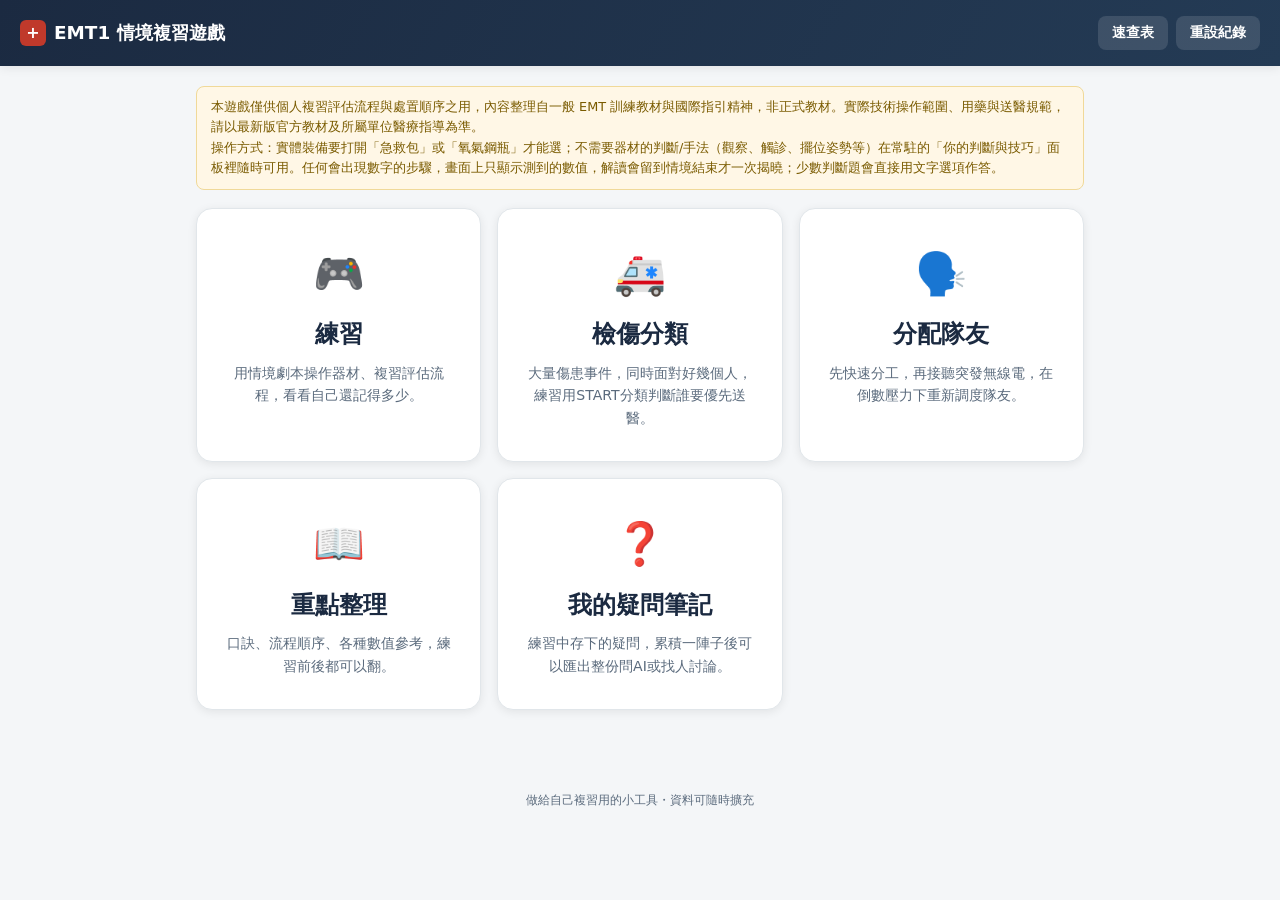
<file: index.html>
﻿<!DOCTYPE html>
<html lang="zh-Hant">
<head>
<meta charset="UTF-8">
<meta name="viewport" content="width=device-width, initial-scale=1.0">
<title>EMT1 情境複習遊戲</title>
<link rel="stylesheet" href="styles.css">
</head>
<body>

<header>
  <h1><span class="cross">+</span> EMT1 情境複習遊戲</h1>
  <div class="actions">
    <button class="btn btn-ghost" id="cheatBtn">速查表</button>
    <button class="btn btn-ghost" id="resetStatsBtn">重設紀錄</button>
  </div>
</header>

<main>
  <div class="disclaimer">
    本遊戲僅供個人複習評估流程與處置順序之用，內容整理自一般 EMT 訓練教材與國際指引精神，非正式教材。實際技術操作範圍、用藥與送醫規範，請以最新版官方教材及所屬單位醫療指導為準。<br>
    操作方式：實體裝備要打開「急救包」或「氧氣鋼瓶」才能選；不需要器材的判斷/手法（觀察、觸診、擺位姿勢等）在常駐的「你的判斷與技巧」面板裡隨時可用。任何會出現數字的步驟，畫面上只顯示測到的數值，解讀會留到情境結束才一次揭曉；少數判斷題會直接用文字選項作答。
  </div>

  <section id="homeScreen">
    <div class="home-grid">
      <div class="home-card" id="goPracticeBtn">
        <div class="home-card-icon">🎮</div>
        <h2>練習</h2>
        <p>用情境劇本操作器材、複習評估流程，看看自己還記得多少。</p>
      </div>
      <a class="home-card" id="goTriageBtn" href="triage.html">
        <div class="home-card-icon">🚑</div>
        <h2>檢傷分類</h2>
        <p>大量傷患事件，同時面對好幾個人，練習用START分類判斷誰要優先送醫。</p>
      </a>
      <a class="home-card" id="goCommandBtn" href="command.html">
        <div class="home-card-icon">🗣️</div>
        <h2>分配隊友</h2>
        <p>先快速分工，再接聽突發無線電，在倒數壓力下重新調度隊友。</p>
      </a>
      <a class="home-card" id="goReferenceBtn" href="reference.html">
        <div class="home-card-icon">📖</div>
        <h2>重點整理</h2>
        <p>口訣、流程順序、各種數值參考，練習前後都可以翻。</p>
      </a>
      <div class="home-card" id="goNotesBtn">
        <div class="home-card-icon">❓</div>
        <h2>我的疑問筆記</h2>
        <p>練習中存下的疑問，累積一陣子後可以匯出整份問AI或找人討論。</p>
      </div>
    </div>
  </section>

  <section id="referenceScreen" class="hidden"></section>

  <script src="partials/triage.js"></script>
  <script src="partials/command.js"></script>
  <script src="partials/practice.js"></script>
</main>

<footer>做給自己複習用的小工具・資料可隨時擴充</footer>

<script src="partials/modals.js"></script>




<!-- ===================== 情境資料（每個檔案 push 一個情境進 SCENARIOS） ===================== -->
<script src="config.js"></script>
<script src="scenarios/assessment/trauma-mvc.js"></script>
<script src="scenarios/assessment/medical-altered-loc.js"></script>
<script src="scenarios/assessment/medical-chest-pain.js"></script>
<script src="scenarios/bls/bls-adult-cpr.js"></script>
<script src="scenarios/bls/bls-infant-choking.js"></script>
<script src="scenarios/bls/bls-child-drowning.js"></script>
<script src="scenarios/trauma/trauma-fall.js"></script>
<script src="scenarios/trauma/trauma-bleeding.js"></script>
<script src="scenarios/trauma/trauma-burn.js"></script>
<script src="scenarios/trauma/trauma-electrical.js"></script>
<script src="scenarios/special/special-anaphylaxis.js"></script>
<script src="scenarios/special/special-poisoning.js"></script>
<script src="scenarios/special/special-heat.js"></script>
<script src="scenarios/special/special-diabetic.js"></script>
<script src="scenarios/special/special-co-poisoning.js"></script>
<script src="scenarios/special/special-organophosphate.js"></script>
<script src="scenarios/special/special-childbirth.js"></script>
<script src="scenarios/special/special-hypothermia.js"></script>
<script src="scenarios/special/special-hazmat.js"></script>
<script src="scenarios/trauma/trauma-sports-ankle.js"></script>
<script src="scenarios/trauma/trauma-sports-concussion.js"></script>
<script src="scenarios/bls/bls-adult-choking.js"></script>
<script src="scenarios/special/special-febrile-seizure.js"></script>
<script src="scenarios/special/special-decompression.js"></script>
<script src="scenarios/special/special-button-battery.js"></script>
<script src="scenarios/special/special-hornet-attack.js"></script>
<script src="scenarios/special/special-altitude-sickness.js"></script>
<script src="scenarios/special/special-agitated-family.js"></script>
<script src="scenarios/special/special-seizure-crowd.js"></script>
<script src="scenarios/trauma/trauma-branch-fall.js"></script>
<script src="scenarios/assessment/medical-stroke.js"></script>
<script src="scenarios/assessment/medical-asthma.js"></script>
<script src="scenarios/assessment/medical-syncope.js"></script>
<script src="scenarios/assessment/medical-abdominal-pain.js"></script>
<script src="scenarios/trauma/trauma-head-injury.js"></script>
<script src="scenarios/trauma/trauma-shoulder.js"></script>
<script src="scenarios/trauma/trauma-blunt-chest.js"></script>
<script src="scenarios/trauma/trauma-pelvic-fracture.js"></script>
<script src="scenarios/trauma/trauma-spinal-cord.js"></script>
<script src="scenarios/trauma/trauma-abdominal-evisceration.js"></script>
<script src="scenarios/trauma/trauma-pedestrian-struck.js"></script>
<script src="scenarios/trauma/trauma-penetrating-chest.js"></script>
<script src="scenarios/trauma/trauma-amputation.js"></script>
<script src="scenarios/trauma/trauma-crush-injury.js"></script>
<script src="scenarios/trauma/trauma-child-scald.js"></script>
<script src="scenarios/trauma/trauma-chemical-burn.js"></script>
<script src="scenarios/bls/bls-adult-drowning.js"></script>
<script src="scenarios/special/special-asthma-exacerbation.js"></script>
<script src="scenarios/special/special-opioid-overdose.js"></script>
<script src="scenarios/special/special-opioid-advanced.js"></script>
<script src="scenarios/special/special-severe-bleeding-field.js"></script>
<script src="scenarios/special/special-hypoglycemia-advanced.js"></script>
<script src="scenarios/special/special-shock-advanced.js"></script>
<script src="scenarios/advanced/advanced-airway.js"></script>
<script src="scenarios/advanced/advanced-inhalation-burn.js"></script>
<script src="scenarios/advanced/advanced-acs.js"></script>
<script src="scenarios/advanced/advanced-trauma-shock.js"></script>
<script src="scenarios/special/special-ectopic-pregnancy.js"></script>
<script src="scenarios/special/special-aortic-dissection.js"></script>
<script src="scenarios/special/special-pulmonary-embolism.js"></script>
<script src="scenarios/special/special-dka.js"></script>
<script src="scenarios/special/special-meningitis-child.js"></script>
<script src="scenarios/special/special-lightning-strike.js"></script>
<script src="scenarios/special/special-excited-delirium.js"></script>
<script src="scenarios/special/special-newborn-resuscitation.js"></script>
<script src="scenarios/special/special-alcohol-intoxication.js"></script>
<script src="scenarios/special/special-known-seizure.js"></script>
<script src="scenarios/special/special-copd-exacerbation.js"></script>
<script src="scenarios/special/special-vertigo.js"></script>
<script src="scenarios/special/special-intentional-overdose.js"></script>
<script src="scenarios/special/special-epistaxis.js"></script>
<script src="scenarios/trauma/trauma-elderly-lift-assist.js"></script>
<script src="scenarios/trauma/trauma-dog-bite.js"></script>
<script src="scenarios/trauma/trauma-multi-injury-priority.js"></script>
<script src="scenarios/trauma/trauma-unconscious-unknown.js"></script>
<script src="scenarios/trauma/trauma-stab-wound.js"></script>
<script src="scenarios/trauma/trauma-gunshot-wound.js"></script>
<script src="scenarios/trauma/trauma-two-patients-priority.js"></script>
<script src="scenarios/special/special-pediatric-compensated-shock.js"></script>
<script src="scenarios/special/special-cold-water-drowning.js"></script>
<script src="scenarios/trauma/trauma-pregnant-mvc.js"></script>
<script src="scenarios/special/special-anaphylaxis-arrest.js"></script>
<script src="scenarios/trauma/trauma-blast-injury.js"></script>
<script src="scenarios/trauma/trauma-entrapment-fire-risk.js"></script>
<script src="scenarios/trauma/trauma-obvious-death-signs.js"></script>
<script src="scenarios/special/special-postpartum-hemorrhage.js"></script>
<script src="scenarios/special/special-language-barrier-trauma.js"></script>
<script src="scenarios/special/special-difficult-airway-anaphylaxis.js"></script>

<script src="app.js"></script>


</body>
</html>
</file>
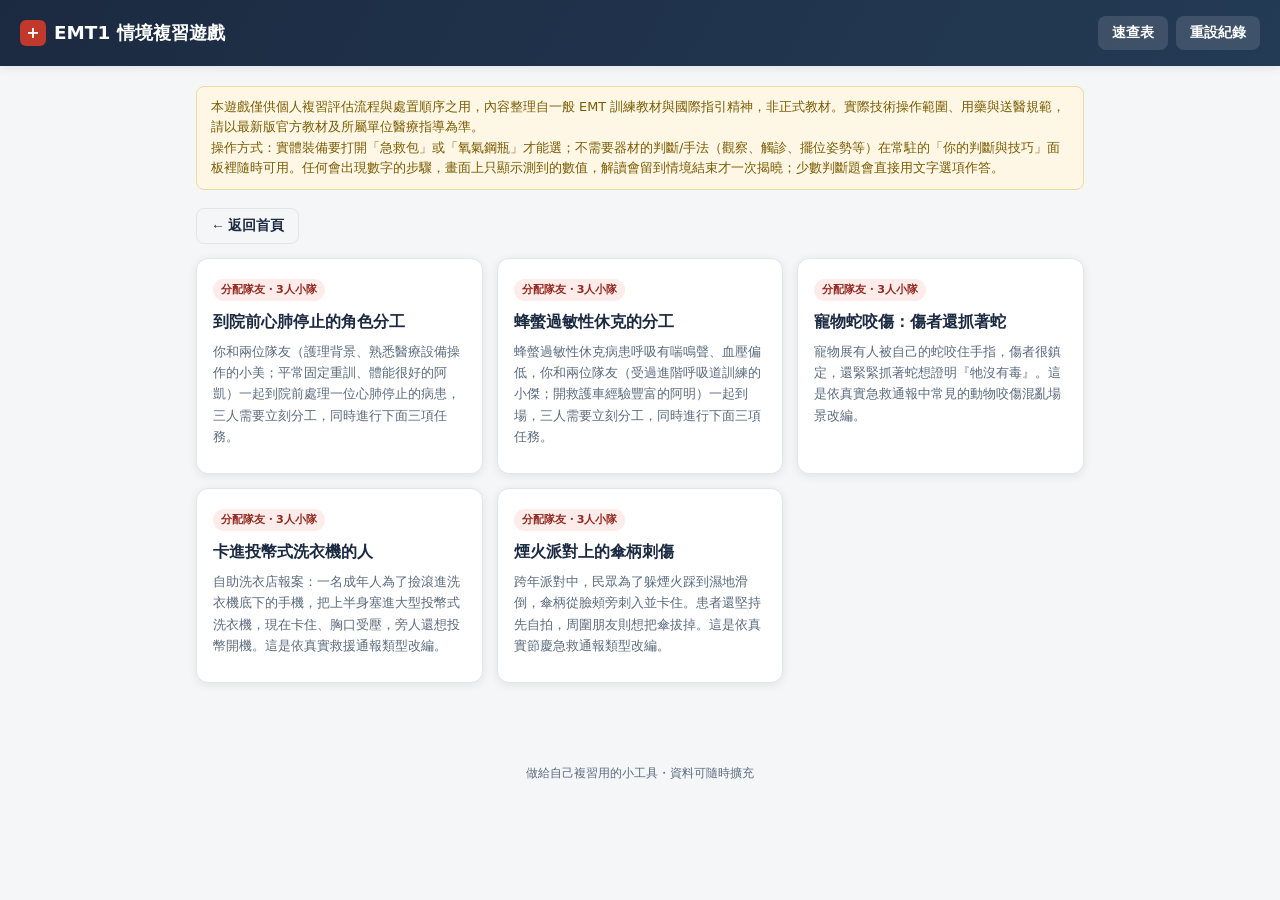
<file: command.html>
<!DOCTYPE html>
<html lang="zh-Hant">
<head>
<meta charset="UTF-8">
<meta name="viewport" content="width=device-width, initial-scale=1.0">
<title>EMT1 分配隊友</title>
</head>
<body>
<script>location.replace("index.html?mode=command");</script>
<noscript><a href="index.html?mode=command">開啟分配隊友</a></noscript>
</body>
</html>
</file>
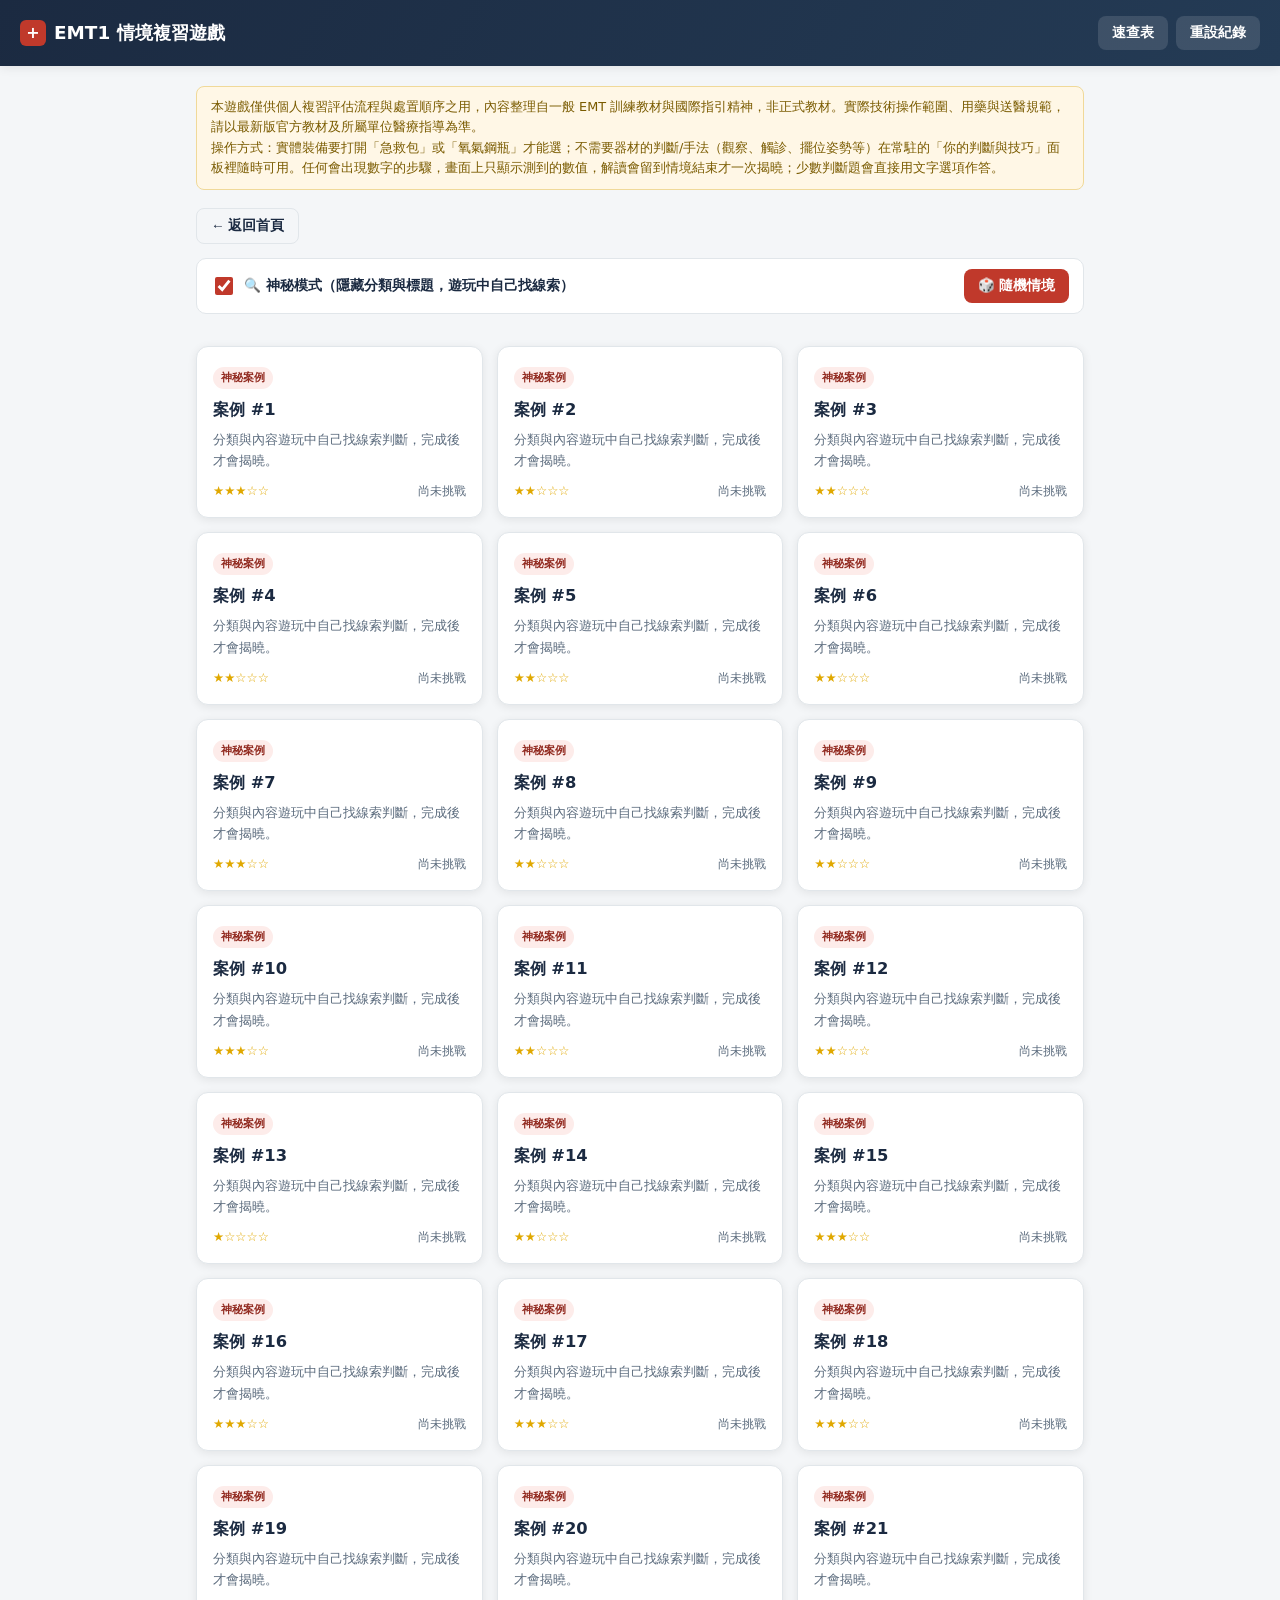
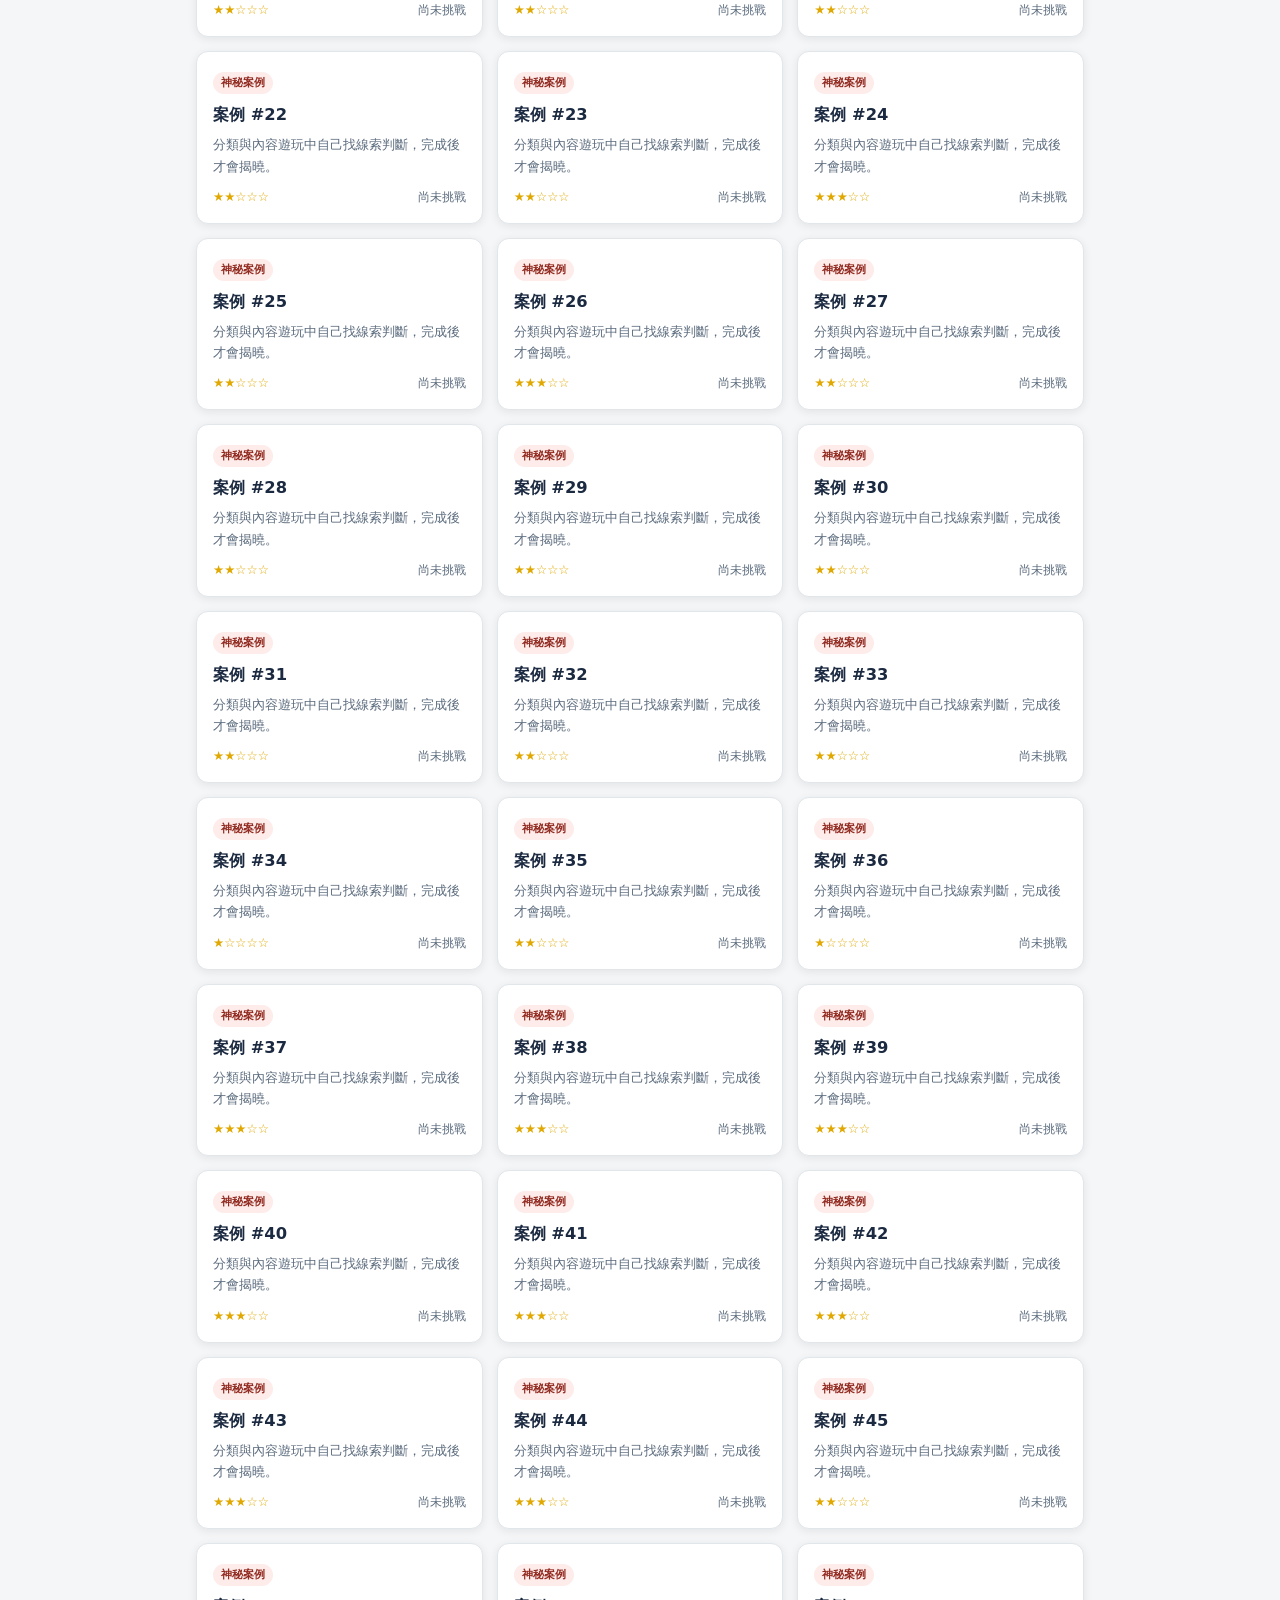
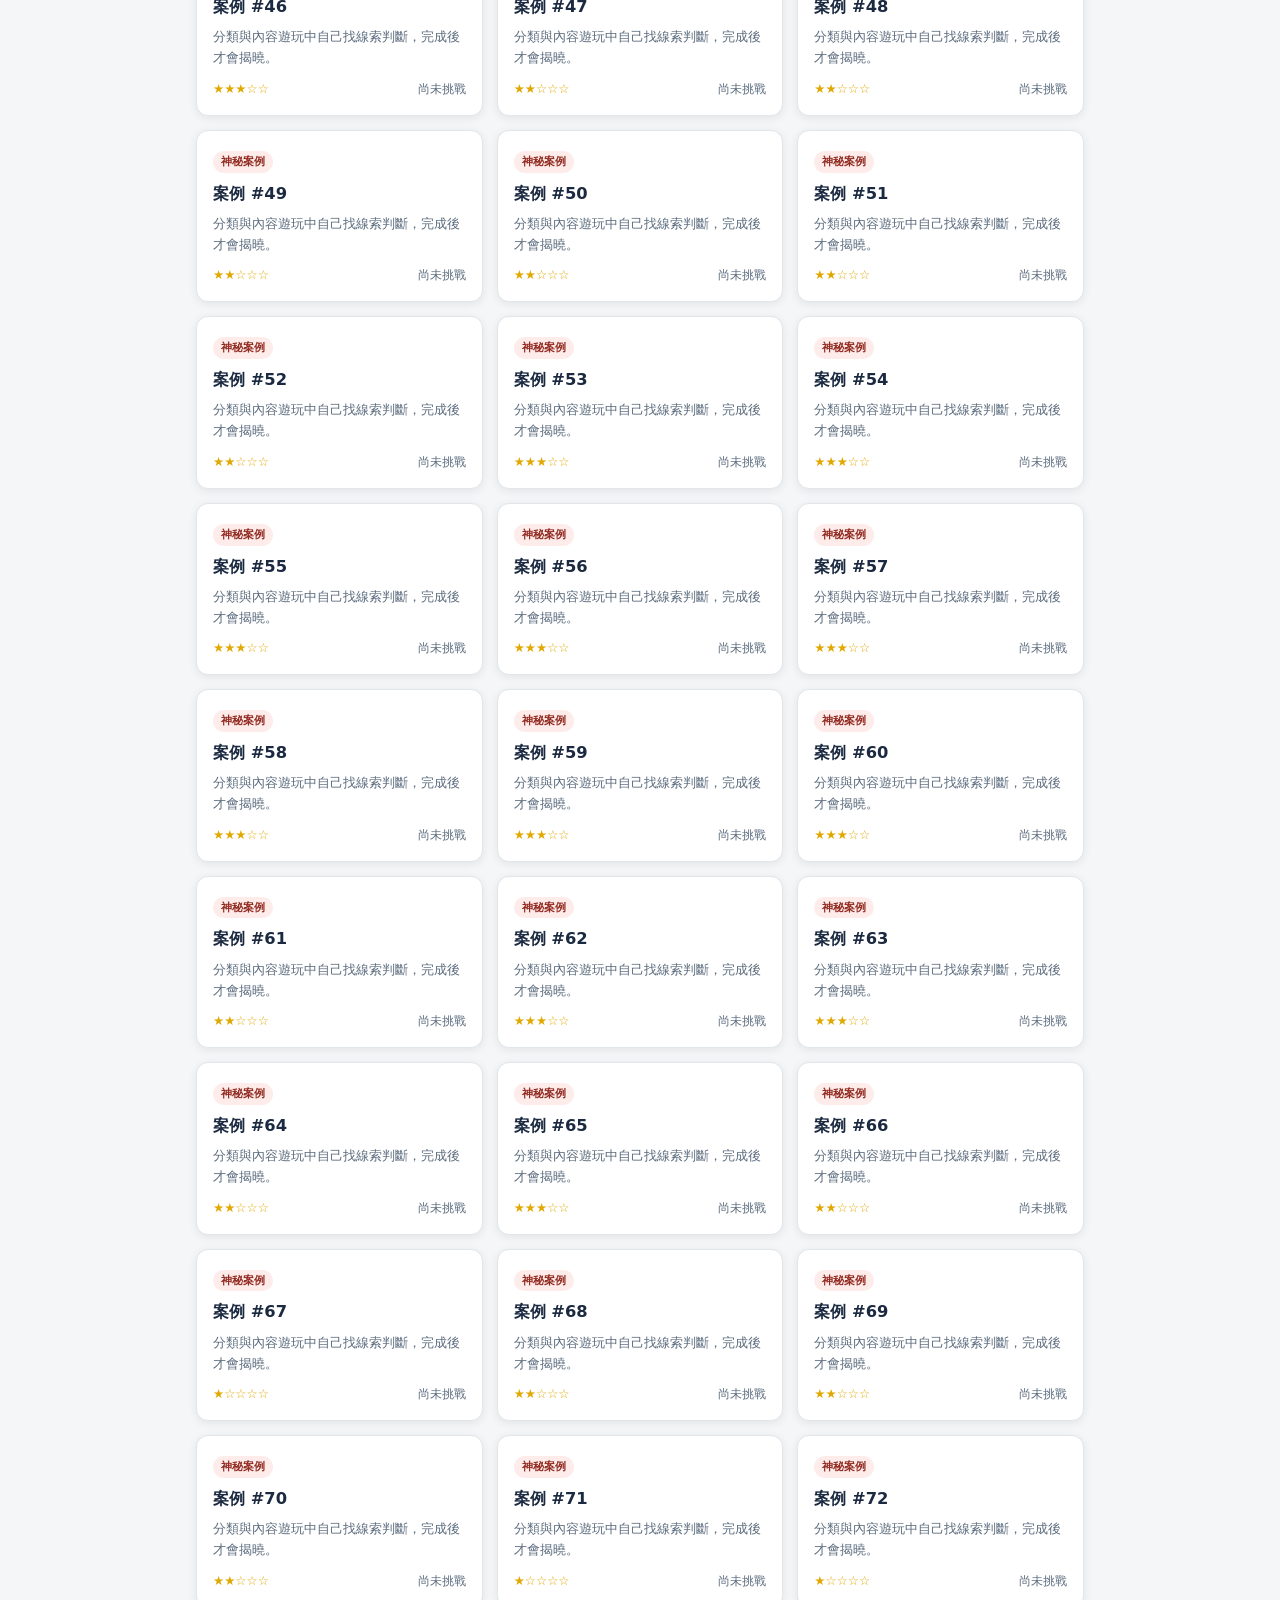
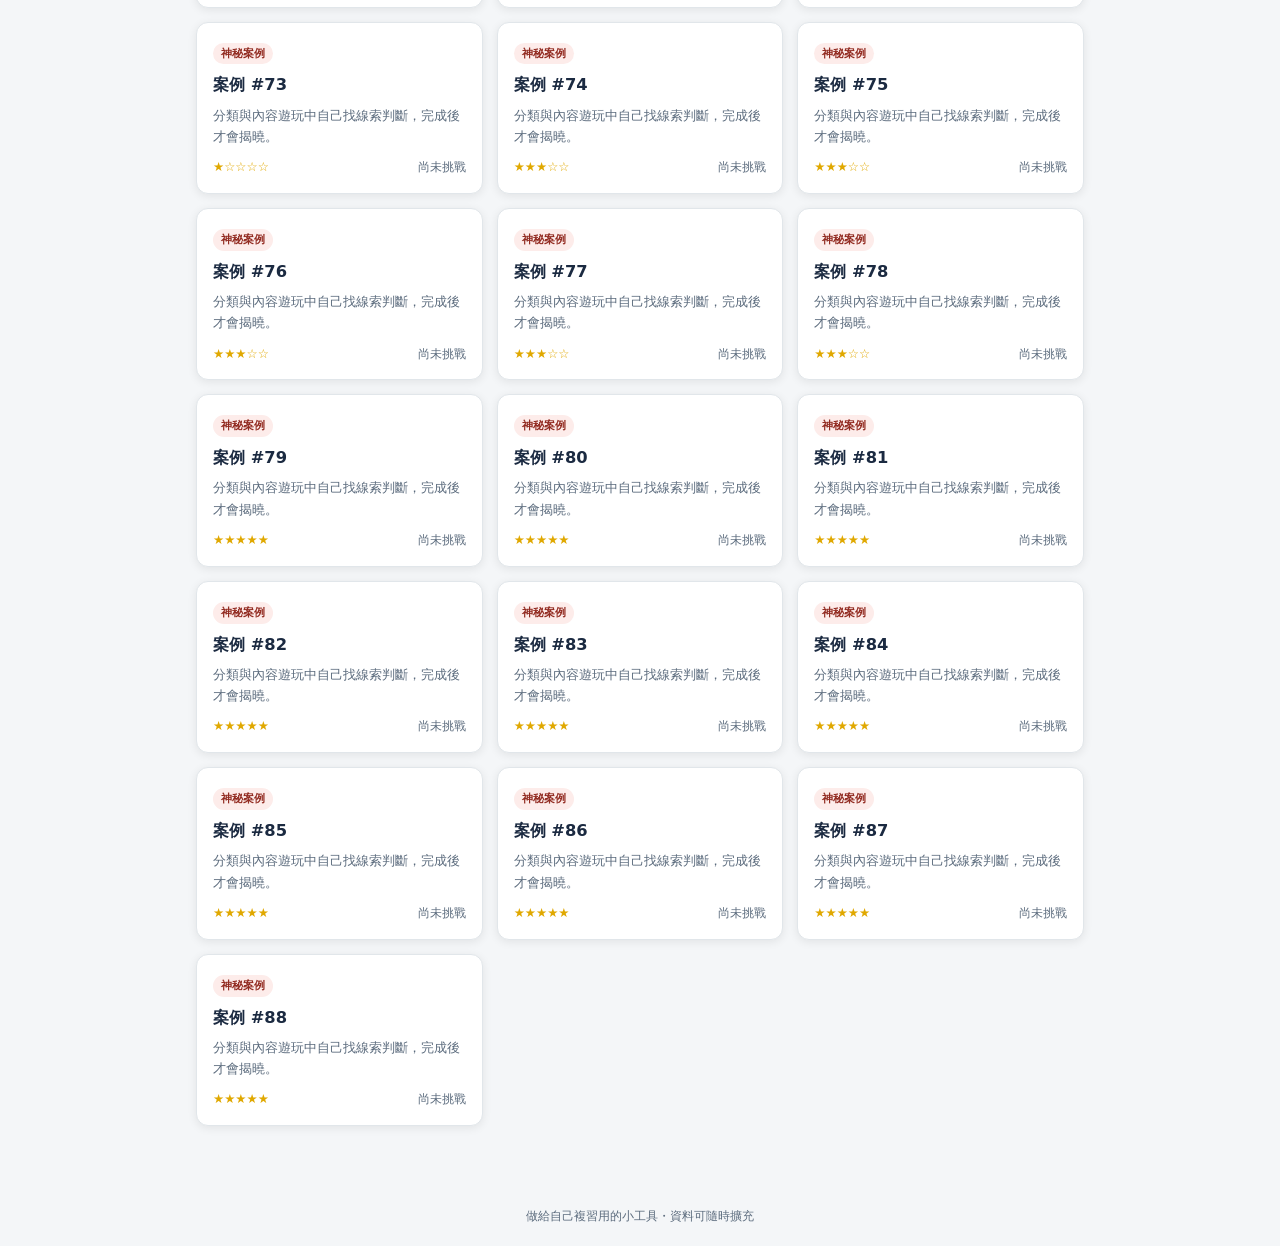
<file: practice.html>
<!DOCTYPE html>
<html lang="zh-Hant">
<head>
<meta charset="UTF-8">
<meta name="viewport" content="width=device-width, initial-scale=1.0">
<title>EMT1 練習</title>
</head>
<body>
<script>location.replace("index.html?mode=practice");</script>
<noscript><a href="index.html?mode=practice">開啟練習</a></noscript>
</body>
</html>
</file>
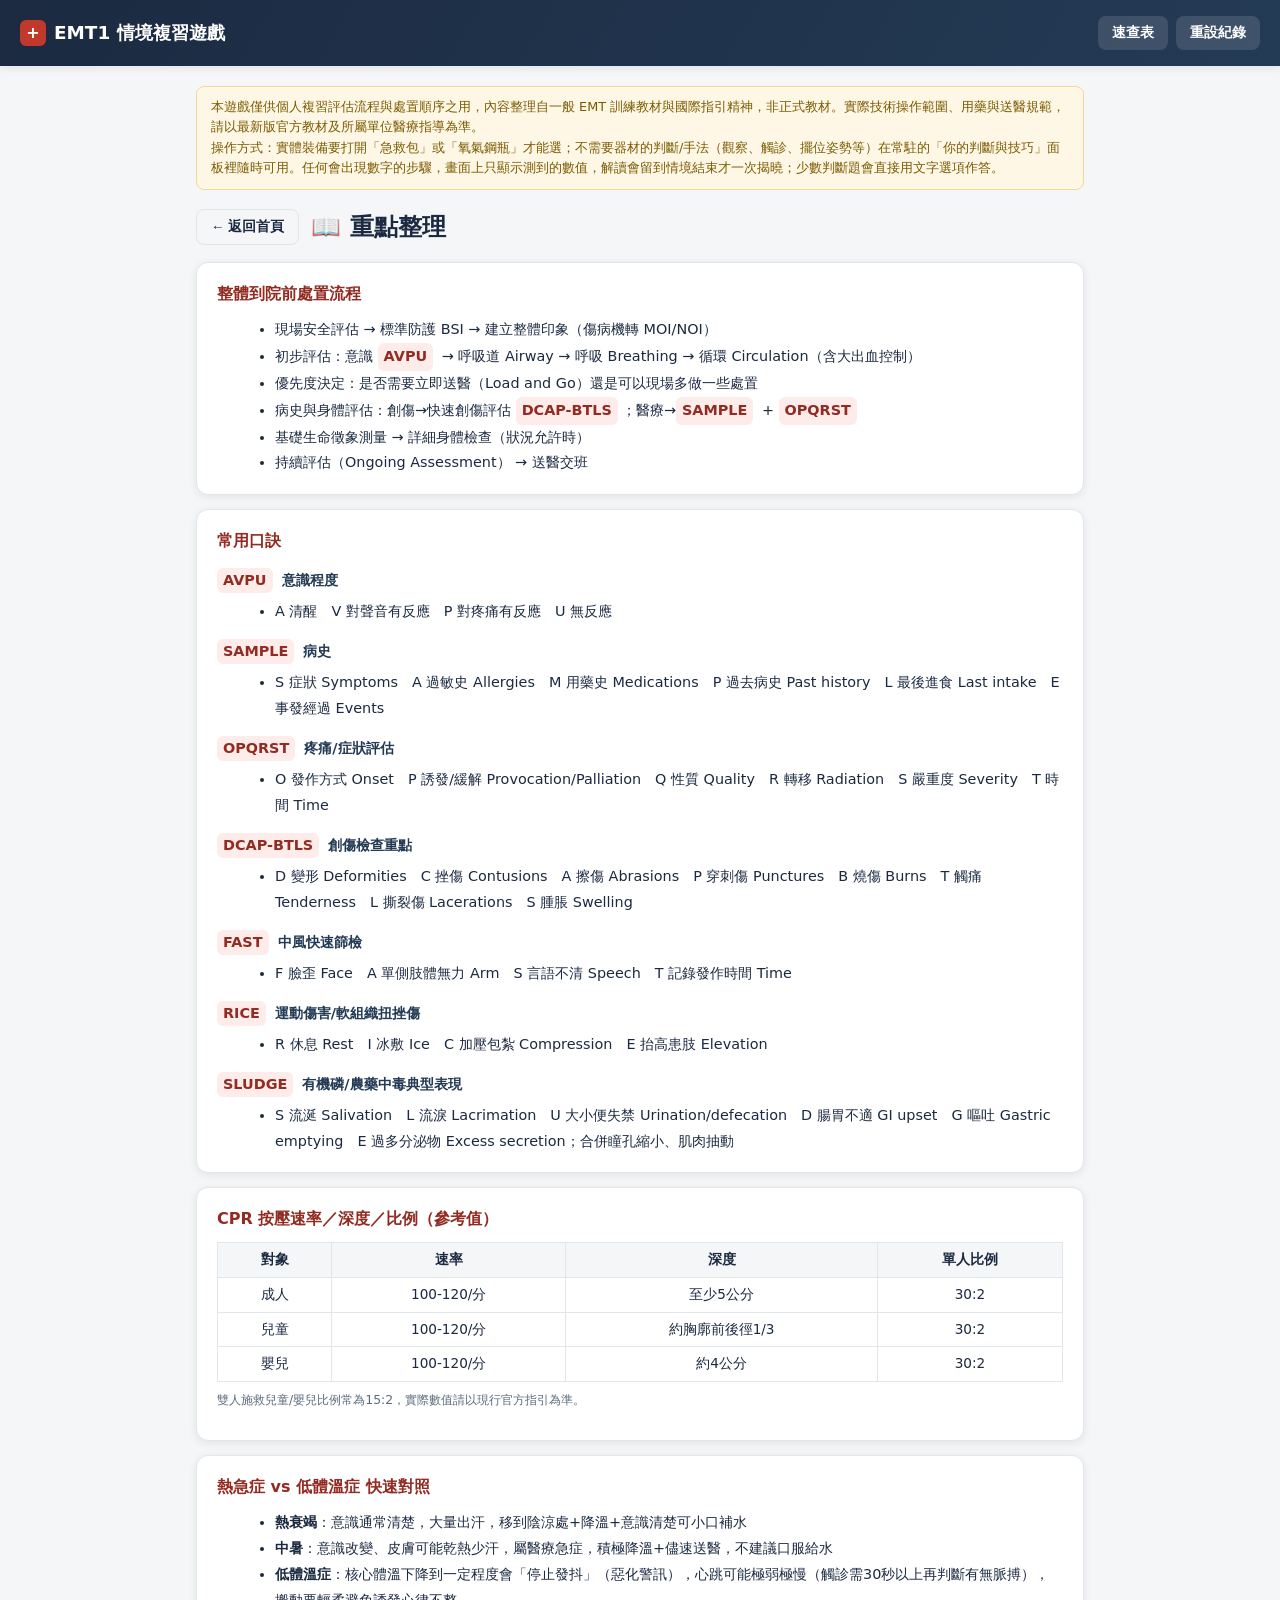
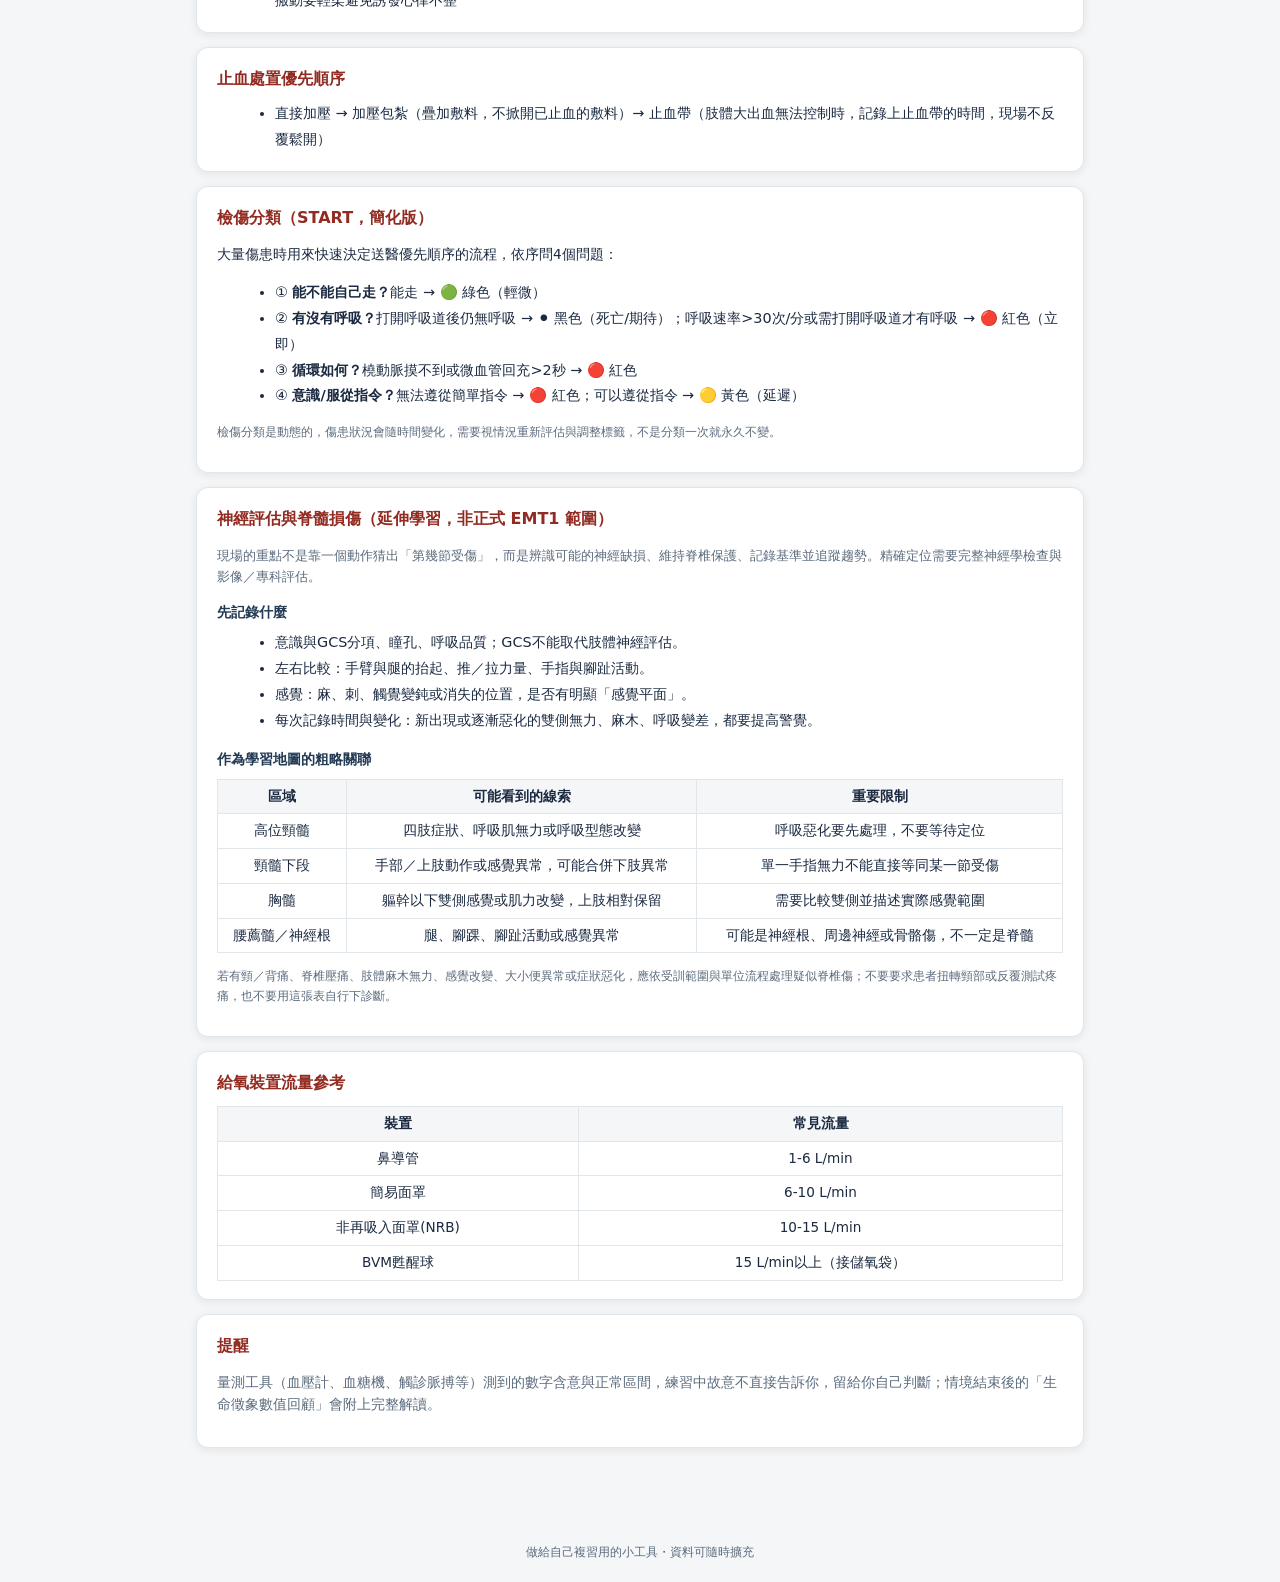
<file: reference.html>
<!DOCTYPE html>
<html lang="zh-Hant">
<head>
<meta charset="UTF-8">
<meta name="viewport" content="width=device-width, initial-scale=1.0">
<title>EMT1 重點整理</title>
</head>
<body>
<script>location.replace("index.html?mode=reference");</script>
<noscript><a href="index.html?mode=reference">開啟重點整理</a></noscript>
</body>
</html>
</file>
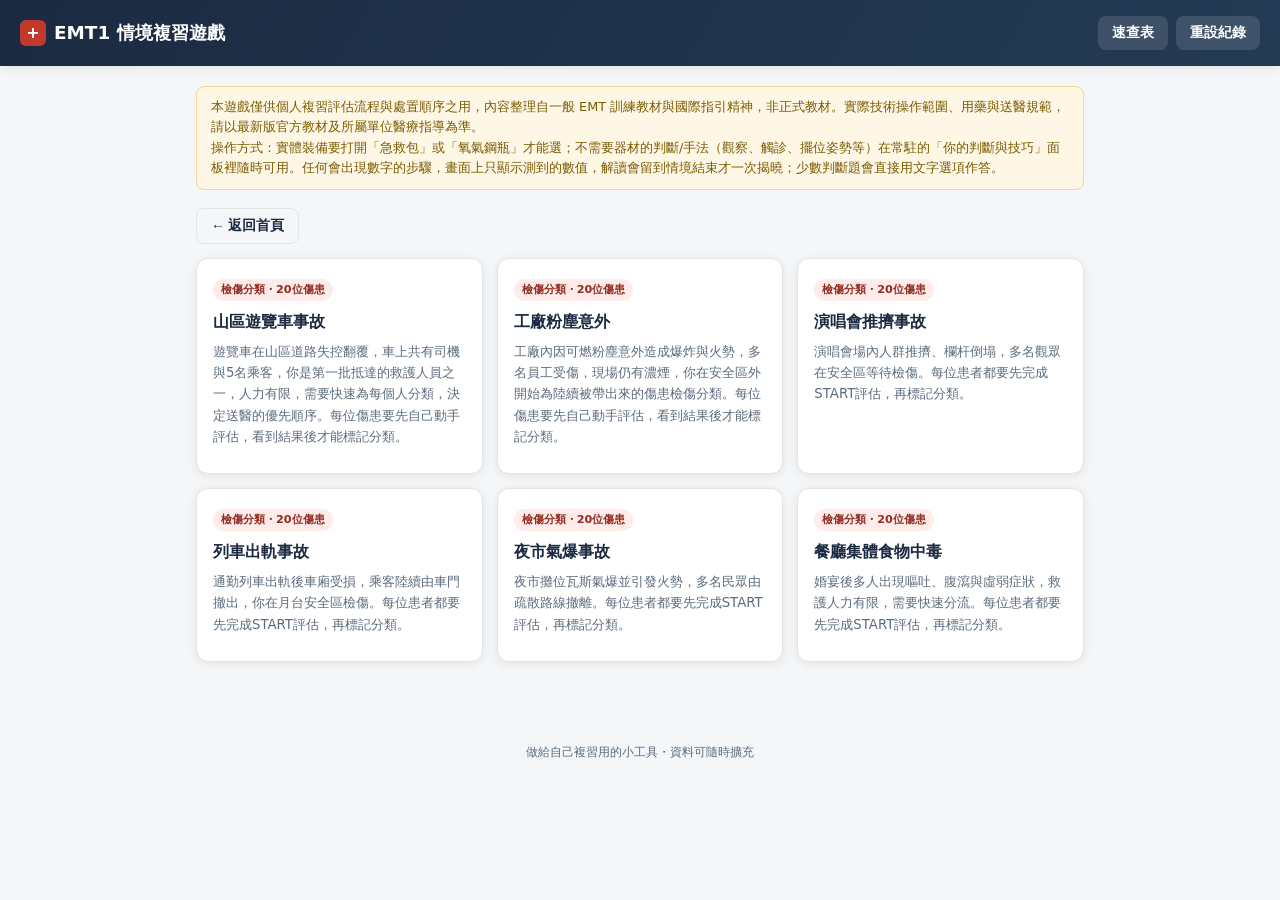
<file: triage.html>
<!DOCTYPE html>
<html lang="zh-Hant">
<head>
<meta charset="UTF-8">
<meta name="viewport" content="width=device-width, initial-scale=1.0">
<title>EMT1 檢傷分類</title>
</head>
<body>
<script>location.replace("index.html?mode=triage");</script>
<noscript><a href="index.html?mode=triage">開啟檢傷分類</a></noscript>
</body>
</html>
</file>
<file: styles.css>
﻿  :root{
    --red:#c0392b; --red-dark:#922b21; --navy:#1b2a41; --navy-2:#243b55;
    --bg:#f4f6f8; --card:#ffffff; --text:#1b2a41; --muted:#5b6b7d;
    --green:#1e8449; --green-bg:#eafaf1; --red-bg:#fdecea; --border:#e1e6ea;
    --shadow:0 2px 10px rgba(0,0,0,0.08);
  }
  *{box-sizing:border-box;}
  body{margin:0;font-family:"Noto Sans TC","PingFang TC","Microsoft JhengHei",system-ui,sans-serif;background:var(--bg);color:var(--text);line-height:1.6;}
  header{
    background:linear-gradient(120deg,var(--navy),var(--navy-2));color:#fff;padding:16px 20px;
    display:flex;align-items:center;justify-content:space-between;flex-wrap:wrap;gap:10px;
    box-shadow:var(--shadow);position:sticky;top:0;z-index:20;
  }
  header h1{font-size:1.15rem;margin:0;display:flex;align-items:center;gap:8px;}
  header h1 .cross{color:#fff;background:var(--red);width:26px;height:26px;border-radius:6px;display:inline-flex;align-items:center;justify-content:center;font-size:16px;font-weight:bold;}
  header .actions{display:flex;gap:8px;flex-wrap:wrap;}
  .btn{border:none;border-radius:8px;padding:8px 14px;font-size:0.85rem;cursor:pointer;font-weight:600;transition:transform .08s ease, opacity .15s ease;}
  .btn:active{transform:scale(0.97);}
  .btn-ghost{background:rgba(255,255,255,0.12);color:#fff;}
  .btn-ghost:hover{background:rgba(255,255,255,0.22);}
  .btn-primary{background:var(--red);color:#fff;}
  .btn-primary:hover{background:var(--red-dark);}
  .btn-outline{background:transparent;border:1.5px solid var(--border);color:var(--text);}
  .btn-outline:hover{border-color:var(--red);color:var(--red);}
  .btn:disabled{opacity:.4;cursor:default;}
  main{max-width:920px;margin:0 auto;padding:20px 16px 60px;}
  .disclaimer{background:#fff7e6;border:1px solid #f0d999;color:#7a5b00;font-size:0.8rem;padding:10px 14px;border-radius:8px;margin-bottom:18px;}
  /* ---- home ---- */
  .home-grid{display:grid;grid-template-columns:repeat(auto-fit,minmax(240px,1fr));gap:16px;margin-top:10px;}
  .home-card{
    background:var(--card);border:1px solid var(--border);border-radius:16px;padding:32px 24px;
    text-align:center;cursor:pointer;box-shadow:var(--shadow);transition:transform .12s ease, box-shadow .12s ease;
  }
  .home-card:hover{transform:translateY(-3px);box-shadow:0 10px 24px rgba(0,0,0,0.12);}
  a.home-card{display:block;color:inherit;text-decoration:none;}
  .home-card-icon{font-size:2.6rem;margin-bottom:8px;}
  .home-card h2{margin:0 0 8px;color:var(--navy);}
  .home-card p{margin:0;color:var(--muted);font-size:0.88rem;}
  /* ---- reference (重點整理) page ---- */
  .ref-header{display:flex;align-items:center;gap:12px;margin-bottom:16px;}
  .ref-section{background:var(--card);border:1px solid var(--border);border-radius:12px;padding:18px 20px;margin-bottom:14px;box-shadow:var(--shadow);}
  .ref-section h3{color:var(--red-dark);margin:0 0 10px;font-size:1rem;}
  .ref-section h4{color:var(--navy-2);margin:14px 0 6px;font-size:0.9rem;}
  .ref-section ul{margin:4px 0 0 18px;font-size:0.9rem;line-height:1.8;}
  .ref-section table{width:100%;border-collapse:collapse;font-size:0.85rem;margin-top:8px;}
  .ref-section table th, .ref-section table td{border:1px solid var(--border);padding:6px 8px;text-align:center;}
  .ref-section table th{background:var(--bg);}
  .ref-mnemonic{display:inline-block;background:var(--red-bg);color:var(--red-dark);font-weight:800;border-radius:6px;padding:1px 6px;margin-right:4px;}
  /* ---- menu ---- */
  .mystery-bar{
    display:flex;align-items:center;justify-content:space-between;gap:10px;flex-wrap:wrap;
    background:#fff;border:1px solid var(--border);border-radius:10px;padding:10px 14px;margin-bottom:14px;
  }
  .mystery-toggle{display:flex;align-items:center;gap:8px;font-size:0.85rem;font-weight:600;cursor:pointer;user-select:none;}
  .mystery-toggle input{width:18px;height:18px;accent-color:var(--red);cursor:pointer;}
  .filters{display:flex;gap:8px;flex-wrap:wrap;margin-bottom:18px;}
  .chip{border:1.5px solid var(--border);background:#fff;border-radius:20px;padding:6px 14px;font-size:0.85rem;cursor:pointer;color:var(--muted);font-weight:600;}
  .chip.active{background:var(--navy);color:#fff;border-color:var(--navy);}
  .random-bar{display:flex;justify-content:flex-end;margin-bottom:14px;}
  .grid{display:grid;grid-template-columns:repeat(auto-fill,minmax(260px,1fr));gap:14px;}
  .card{background:var(--card);border:1px solid var(--border);border-radius:12px;padding:16px;box-shadow:var(--shadow);cursor:pointer;transition:transform .1s ease, box-shadow .1s ease;}
  .card:hover{transform:translateY(-2px);box-shadow:0 6px 16px rgba(0,0,0,0.12);}
  .card .tag{display:inline-block;font-size:0.7rem;padding:2px 8px;border-radius:12px;background:var(--red-bg);color:var(--red-dark);font-weight:700;margin-bottom:8px;}
  .card h3{margin:0 0 6px;font-size:1.02rem;}
  .card p.summary{font-size:0.83rem;color:var(--muted);margin:0 0 10px;}
  .card .meta{display:flex;justify-content:space-between;align-items:center;font-size:0.78rem;color:var(--muted);}
  .stars{color:#e0a800;}
  /* ---- game shared ---- */
  .game-header{display:flex;justify-content:space-between;align-items:center;margin-bottom:10px;flex-wrap:wrap;gap:8px;}
  .game-layout{display:flex;gap:16px;align-items:flex-start;}
  .game-main{flex:1;min-width:0;}
  .notes-sidebar{
    width:220px;flex-shrink:0;background:#fdf8e8;border:1px solid #e8dba8;border-radius:12px;
    padding:14px;box-shadow:var(--shadow);position:sticky;top:76px;max-height:calc(100vh - 100px);overflow-y:auto;
  }
  .notes-title{font-size:0.82rem;font-weight:800;color:#8a6d1a;margin-bottom:10px;}
  .notes-list{display:flex;flex-direction:column;gap:8px;}
  .note-entry{font-size:0.78rem;line-height:1.5;padding:6px 8px;border-radius:8px;background:#fffef7;border:1px solid #f0e6bf;}
  .note-entry.note-scene{color:var(--text);}
  .note-entry.note-action{color:#145a32;background:#f1faf6;border-color:#cdeee0;}
  .note-entry.note-reading{color:var(--navy-2);background:#eef4fb;border-color:#d6e6f7;}
  .note-entry.note-choice{color:#5b3a91;background:#f6f1fc;border-color:#e4d7f7;}
  .notes-empty{font-size:0.78rem;color:var(--muted);}
  @media (max-width: 720px){
    .game-layout{flex-direction:column;}
    .notes-sidebar{width:100%;position:static;max-height:220px;}
  }
  .progress-track{flex:1;height:8px;background:var(--border);border-radius:6px;overflow:hidden;margin:0 12px;}
  .progress-fill{height:100%;background:var(--red);transition:width .25s ease;}
  .scene-box{background:var(--card);border:1px solid var(--border);border-radius:12px;padding:18px;margin-bottom:14px;box-shadow:var(--shadow);}
  .scene-box .step-label{font-size:0.75rem;color:var(--red-dark);font-weight:700;text-transform:uppercase;letter-spacing:.03em;margin-bottom:6px;}
  .scene-box .scene-text{font-size:0.98rem;margin-bottom:10px;}
  .scene-box .question-text{font-weight:700;font-size:1rem;}
  .mode-tag{display:inline-block;font-size:0.7rem;font-weight:700;padding:2px 10px;border-radius:10px;margin-bottom:8px;}
  .mode-tag.action{background:#eaf2fa;color:var(--navy-2);}
  .mode-tag.choice{background:#f4ecfa;color:#7d3c98;}
  /* ---- choice ---- */
  .choices{display:flex;flex-direction:column;gap:10px;margin-top:14px;}
  .choice-btn{text-align:left;background:#fff;border:1.5px solid var(--border);border-radius:10px;padding:12px 14px;font-size:0.92rem;cursor:pointer;display:flex;gap:10px;align-items:flex-start;transition:border-color .1s ease, background .1s ease;}
  .choice-btn:hover:not(:disabled){border-color:var(--navy-2);background:#f8fafc;}
  .choice-btn .key{flex-shrink:0;width:22px;height:22px;border-radius:6px;background:var(--bg);border:1px solid var(--border);font-size:0.75rem;display:flex;align-items:center;justify-content:center;color:var(--muted);font-weight:700;}
  .choice-btn:disabled{cursor:default;opacity:0.9;}
  .choice-btn.correct{border-color:var(--green);background:var(--green-bg);}
  .choice-btn.incorrect{border-color:var(--red);background:var(--red-bg);}
  .choice-btn.reveal-correct{border-color:var(--green);background:var(--green-bg);}
  .emergency-timer{display:flex;justify-content:space-between;align-items:center;gap:8px;margin-top:14px;padding:10px 12px;border:1.5px solid #e0a800;border-radius:9px;background:#fff8df;color:#7a5b00;font-size:0.86rem;font-weight:700;}
  .emergency-timer b{font-size:1.25rem;color:#b3541e;min-width:28px;text-align:right;}
  .emergency-timer.urgent{border-color:var(--red);background:var(--red-bg);color:var(--red-dark);animation:emergency-pulse .7s ease-in-out infinite alternate;}
  .emergency-timer.urgent b{color:var(--red);}
  @keyframes emergency-pulse{from{box-shadow:0 0 0 0 rgba(192,57,43,0.08);}to{box-shadow:0 0 0 4px rgba(192,57,43,0.18);}}
  body.emergency-active::before{
    content:"";position:fixed;inset:0;z-index:40;pointer-events:none;
    border:10px solid rgba(192,57,43,0.9);
    box-shadow:inset 0 0 46px 14px rgba(192,57,43,0.72), 0 0 24px 8px rgba(192,57,43,0.5);
    animation:emergency-hit-flash .65s steps(2,end) infinite;
  }
  @keyframes emergency-hit-flash{
    0%,100%{opacity:.25;}
    25%{opacity:1;}
    50%{opacity:.4;}
    75%{opacity:.9;}
  }
  /* ---- action step / patient diagram ---- */
  .action-layout{display:flex;flex-direction:column;gap:14px;margin-top:12px;}
  .diagram-card{background:#f8fafc;border:1px solid var(--border);border-radius:12px;padding:14px;display:flex;flex-direction:column;align-items:center;gap:8px;}
  .diagram-card svg.patient{max-width:200px;width:100%;height:auto;}
  .region{fill:#cfd8e3;stroke:#9aa9ba;stroke-width:1.5;cursor:default;transition:fill .12s ease, opacity .12s ease;}
  .region.active{fill:#a9d1f0;stroke:var(--navy-2);cursor:pointer;}
  .region.dim{opacity:.35;}
  .badge-dot{fill:#1e8449;stroke:#fff;stroke-width:1.5;}
  .selected-tool-hint{font-size:0.82rem;color:var(--navy-2);background:#eaf2fa;border-radius:8px;padding:6px 12px;font-weight:600;}
  .applied-log{display:flex;flex-wrap:wrap;gap:6px;justify-content:center;min-height:20px;}
  .applied-chip{font-size:0.72rem;background:var(--green-bg);color:#145a32;border:1px solid var(--green);border-radius:10px;padding:2px 8px;}
  /* kit row: bag + oxygen tank */
  .kit-row{display:flex;gap:12px;justify-content:center;}
  .kit-item{
    display:flex;flex-direction:column;align-items:center;gap:6px;background:#fff;border:1.5px solid var(--border);
    border-radius:12px;padding:10px 16px;cursor:pointer;transition:transform .1s ease, border-color .1s ease;min-width:96px;
  }
  .kit-item:hover{transform:translateY(-1px);border-color:var(--navy-2);}
  .kit-item.open{border-color:var(--red);box-shadow:0 0 0 2px rgba(192,57,43,0.2);}
  .kit-icon{width:56px;height:56px;border-radius:9px;display:flex;align-items:center;justify-content:center;overflow:hidden;background:#eef1f4;}
  .kit-icon img{width:100%;height:100%;object-fit:cover;}
  #bagIcon img{object-position:0% 65%;}
  #o2Icon img{object-position:75% 85%;}
  .kit-item span.lbl{font-size:0.76rem;font-weight:700;color:var(--text);}
  .tray-wrap{max-height:0;overflow:hidden;opacity:0;transition:max-height .3s ease, opacity .25s ease;}
  .tray-wrap.open{max-height:600px;opacity:1;}
  .tray-card{background:var(--card);border:1px solid var(--border);border-radius:12px;padding:12px;box-shadow:var(--shadow);margin-top:10px;}
  .tray-tabs{display:flex;gap:6px;flex-wrap:wrap;margin-bottom:10px;}
  .tray-tab{border:none;background:var(--bg);border-radius:8px;padding:6px 10px;font-size:0.78rem;cursor:pointer;font-weight:700;color:var(--muted);}
  .tray-tab.active{color:#fff;}
  .tray-tools{display:grid;grid-template-columns:repeat(auto-fill,minmax(84px,1fr));gap:8px;}
  .tool-btn{display:flex;flex-direction:column;align-items:center;gap:4px;border:1.5px solid var(--border);background:#fff;border-radius:10px;padding:8px 4px;cursor:pointer;font-size:0.72rem;text-align:center;color:var(--text);transition:border-color .1s ease, transform .1s ease;}
  .tool-btn:hover{transform:translateY(-1px);}
  .tool-btn.selected{border-color:var(--navy-2);box-shadow:0 0 0 2px rgba(36,59,85,0.25);}
  .tool-icon{width:34px;height:34px;border-radius:8px;display:flex;align-items:center;justify-content:center;color:#fff;overflow:hidden;}
  .tool-icon img{width:100%;height:100%;object-fit:cover;}
  .hint-btn-row{display:flex;justify-content:flex-end;margin-top:8px;}
  /* technique panel (always visible, no bag needed) */
  .tech-card{background:#fbf7f0;border:1px solid #e9dcc5;border-radius:12px;padding:12px;box-shadow:var(--shadow);}
  .tech-card-title{font-size:0.78rem;font-weight:700;color:#8a5a2b;margin-bottom:8px;}
  /* position panel */
  .pos-panel{background:#f3eefb;border:1px solid #d9c9f2;border-radius:12px;padding:14px;margin-top:10px;}
  .pos-panel h4{margin:0 0 10px;font-size:0.85rem;color:#5b3a91;}
  .pos-options{display:grid;grid-template-columns:repeat(auto-fill,minmax(120px,1fr));gap:8px;}
  .pos-option-btn{border:1.5px solid var(--border);background:#fff;border-radius:10px;padding:10px 6px;font-size:0.76rem;text-align:center;cursor:pointer;}
  .pos-option-btn:hover{border-color:#5b3a91;}
  /* GCS assessment panel */
  .gcs-panel{background:#eaf3fb;border:1px solid #c2dcf2;border-radius:12px;padding:14px;margin-top:10px;}
  .gcs-panel h4{margin:0 0 10px;font-size:0.85rem;color:#1a5686;}
  .gcs-group{margin-bottom:10px;}
  .gcs-group-title{font-size:0.78rem;font-weight:700;color:var(--navy-2);margin-bottom:6px;}
  .gcs-options{display:flex;flex-wrap:wrap;gap:6px;}
  .gcs-opt-btn{border:1.5px solid var(--border);background:#fff;border-radius:8px;padding:6px 10px;font-size:0.72rem;cursor:pointer;}
  .gcs-opt-btn.selected{border-color:#1a5686;background:#dcecfa;font-weight:700;}
  /* ongoing monitor checklist panel */
  .monitor-panel{background:#eaf5f0;border:1px solid #bfe3d2;border-radius:12px;padding:14px;margin-top:10px;}
  .monitor-panel h4{margin:0 0 10px;font-size:0.85rem;color:#1e6b4f;}
  .monitor-checklist{display:flex;flex-direction:column;gap:8px;margin-bottom:12px;}
  .monitor-item{display:flex;align-items:center;gap:10px;background:#fff;border:1.5px solid var(--border);border-radius:10px;padding:8px 12px;cursor:pointer;font-size:0.85rem;}
  .monitor-item.checked{border-color:#1e6b4f;background:#f1faf6;}
  .monitor-item input{width:17px;height:17px;accent-color:#1e6b4f;cursor:pointer;}
  .checklist-hint{font-size:0.76rem;color:var(--muted);margin:0 0 10px;line-height:1.5;}
  /* oxygen panel */
  .o2-panel{background:#eef7f5;border:1px solid #b9ded6;border-radius:12px;padding:14px;margin-top:10px;}
  .o2-panel h4{margin:0 0 10px;font-size:0.85rem;color:#146c5b;}
  .o2-devices{display:grid;grid-template-columns:repeat(auto-fill,minmax(90px,1fr));gap:8px;margin-bottom:12px;}
  .o2-device-btn{border:1.5px solid var(--border);background:#fff;border-radius:10px;padding:6px;font-size:0.72rem;text-align:center;cursor:pointer;display:flex;flex-direction:column;align-items:center;gap:4px;}
  .o2-device-btn img{width:100%;height:44px;object-fit:cover;border-radius:6px;}
  .o2-device-btn.selected{border-color:#146c5b;box-shadow:0 0 0 2px rgba(20,108,91,0.25);}
  .o2-flow-row{display:flex;align-items:center;gap:10px;margin-bottom:12px;}
  .o2-flow-row input[type=range]{flex:1;accent-color:#146c5b;}
  .o2-flow-val{font-weight:700;color:#146c5b;min-width:80px;text-align:right;}
  /* ---- feedback ---- */
  .feedback-box{margin-top:14px;padding:14px;border-radius:10px;font-size:0.9rem;animation:fadein .2s ease;}
  .feedback-box.good{background:var(--green-bg);border:1px solid var(--green);color:#145a32;}
  .feedback-box.bad{background:var(--red-bg);border:1px solid var(--red);color:var(--red-dark);}
  .feedback-box.reading{background:#eaf2fa;border:1px solid var(--navy-2);color:var(--navy-2);}
  .feedback-box .fb-title{font-weight:700;margin-bottom:4px;}
  @keyframes fadein{from{opacity:0;transform:translateY(-4px);}to{opacity:1;transform:translateY(0);}}
  .next-row{display:flex;justify-content:flex-end;margin-top:14px;gap:8px;}
  /* ---- result ---- */
  .result-box{background:var(--card);border:1px solid var(--border);border-radius:12px;padding:24px;text-align:center;box-shadow:var(--shadow);}
  .result-box .big-score{font-size:2.4rem;font-weight:800;color:var(--red);}
  .reveal-category{font-size:0.8rem;color:var(--muted);margin-top:2px;}
  .review-item{text-align:left;background:var(--red-bg);border:1px solid var(--red);border-radius:10px;padding:12px;margin-top:10px;font-size:0.86rem;}
  .reading-item{text-align:left;background:#eaf2fa;border:1px solid var(--navy-2);border-radius:10px;padding:12px;margin-top:10px;font-size:0.86rem;}
  .review-item .rq, .reading-item .rq{font-weight:700;margin-bottom:4px;}
  .real-case-box{margin-top:18px;padding:14px;text-align:left;background:#eef7f5;border:1px solid #b9ded6;border-radius:10px;font-size:0.85rem;}
  .real-case-box h3{margin:0 0 6px;color:#146c5b;font-size:0.95rem;}
  .real-case-box p{margin:5px 0;}
  .real-case-box a{color:#146c5b;font-weight:700;word-break:break-word;}
  .pathophys-box{margin-top:18px;padding:14px;text-align:left;background:#f5f0fb;border:1px solid #d9c6ef;border-radius:10px;font-size:0.85rem;}
  .pathophys-box h3{margin:0 0 4px;color:#5b3a91;font-size:0.95rem;}
  .pathophys-box>p{margin:0 0 12px;color:var(--muted);font-size:0.8rem;}
  .pathophys-q{margin-top:14px;}
  .pathophys-q:first-of-type{margin-top:0;}
  .pathophys-q .pq-text{font-weight:700;margin-bottom:8px;}
  .pathophys-q .choices{gap:8px;}
  .pathophys-q .choice-btn{font-size:0.84rem;padding:9px 12px;}
  .note-box{margin-top:16px;padding:12px 14px;background:#fffaf0;border:1px solid #f0dca8;border-radius:10px;text-align:left;}
  .note-label{display:block;font-size:0.8rem;color:#8a6d1d;font-weight:700;margin-bottom:6px;}
  .note-box textarea{width:100%;box-sizing:border-box;resize:vertical;border:1.5px solid var(--border);border-radius:8px;padding:8px 10px;font-size:0.85rem;font-family:inherit;}
  .note-actions{display:flex;align-items:center;gap:10px;margin-top:8px;flex-wrap:wrap;}
  .note-saved-msg{font-size:0.78rem;color:#146c5b;font-weight:700;}
  .note-item{text-align:left;background:#fff;border:1px solid var(--border);border-radius:10px;padding:12px 14px;margin-bottom:10px;}
  .note-item .note-meta{font-size:0.76rem;color:var(--muted);margin-bottom:4px;}
  .note-item .note-context{font-size:0.82rem;color:var(--navy);font-weight:700;margin-bottom:4px;}
  .note-item .note-text{font-size:0.86rem;white-space:pre-line;margin-bottom:8px;}
  .note-item .note-delete-btn{font-size:0.76rem;padding:4px 10px;}
  .notes-toolbar{display:flex;gap:10px;margin-bottom:14px;flex-wrap:wrap;}
  .handover-item{display:flex;align-items:flex-start;gap:10px;border:1.5px solid var(--border);border-radius:10px;padding:10px 12px;background:#fff;cursor:pointer;}
  .handover-item input{margin-top:2px;flex-shrink:0;}
  .handover-item.checked{background:#f0f9f4;border-color:var(--green);}
  .handover-item span{font-size:0.85rem;}
  .section-heading{margin-top:18px;font-weight:700;text-align:left;}
  .result-actions{display:flex;gap:10px;justify-content:center;margin-top:18px;flex-wrap:wrap;}
  /* ---- modal ---- */
  .modal-overlay{position:fixed;inset:0;background:rgba(10,15,25,0.55);display:none;align-items:center;justify-content:center;z-index:50;padding:20px;}
  .modal-overlay.open{display:flex;}
  .modal{background:#fff;border-radius:14px;max-width:640px;width:100%;max-height:85vh;overflow-y:auto;padding:22px;box-shadow:0 12px 40px rgba(0,0,0,0.3);}
  .modal h2{margin-top:0;color:var(--navy);}
  .modal h3{color:var(--red-dark);margin:18px 0 6px;font-size:0.95rem;}
  .modal table{width:100%;border-collapse:collapse;font-size:0.85rem;margin-top:6px;}
  .modal table th, .modal table td{border:1px solid var(--border);padding:6px 8px;text-align:center;}
  .modal table th{background:var(--bg);}
  .modal ul{margin:4px 0 0 18px;font-size:0.88rem;}
  .modal .close-row{display:flex;justify-content:flex-end;margin-top:16px;}
  .hidden{display:none !important;}
  /* ---- CPR / transport mini-game ---- */
  .cpr-modal{max-width:520px;}
  .cpr-topbar{display:flex;justify-content:space-between;align-items:flex-start;gap:10px;margin-bottom:10px;}
  .cpr-role-badge{background:var(--navy);color:#fff;font-weight:700;font-size:0.82rem;padding:6px 12px;border-radius:20px;}
  .cpr-ticker{font-size:0.74rem;color:var(--muted);text-align:right;max-width:200px;min-height:32px;}
  .cpr-fatigue-row{display:flex;align-items:center;gap:8px;margin-bottom:12px;}
  .cpr-fatigue-track{flex:1;height:10px;background:var(--border);border-radius:6px;overflow:hidden;}
  .cpr-fatigue-fill{height:100%;background:linear-gradient(90deg,#27ae60,#f1c40f,#e74c3c);width:0%;transition:width .25s ease;}
  #cprHandoffBtn.urge{animation:urge-pulse 1s infinite;border-color:var(--red);color:var(--red);}
  @keyframes urge-pulse{0%,100%{box-shadow:0 0 0 0 rgba(192,57,43,0.4);}50%{box-shadow:0 0 0 6px rgba(192,57,43,0);}}
  .cpr-body{min-height:180px;display:flex;flex-direction:column;align-items:center;justify-content:center;gap:14px;text-align:center;}
  .cpr-instruction{font-size:0.92rem;font-weight:600;}
  .cpr-chest-target{
    width:110px;height:110px;border-radius:50%;background:radial-gradient(circle,#f5b7b1,#c0392b);
    border:4px solid #922b21;cursor:pointer;display:flex;align-items:center;justify-content:center;
    color:#fff;font-weight:800;font-size:1.1rem;user-select:none;transition:transform .06s ease;
  }
  .cpr-chest-target:active{transform:scale(0.93);}
  .cpr-chest-target.beat{animation:beat-pulse 0.35s ease;}
  @keyframes beat-pulse{0%{box-shadow:0 0 0 0 rgba(192,57,43,0.6);}100%{box-shadow:0 0 0 18px rgba(192,57,43,0);}}
  .cpr-hit-feedback{font-size:0.8rem;font-weight:700;min-height:20px;}
  .cpr-hit-feedback.good{color:var(--green);}
  .cpr-hit-feedback.ok{color:#b8860b;}
  .cpr-hit-feedback.off{color:var(--red);}
  .cpr-count{font-size:0.78rem;color:var(--muted);}
  .cpr-torso{width:160px;margin:0 auto;display:grid;grid-template-columns:1fr 1fr;gap:6px;}
  .cpr-pad-zone{
    border:2px dashed var(--border);border-radius:10px;padding:14px 4px;font-size:0.7rem;cursor:pointer;
    background:#fff;color:var(--muted);
  }
  .cpr-pad-zone:hover{border-color:var(--navy-2);}
  .cpr-pad-zone.placed{border-style:solid;border-color:var(--green);background:var(--green-bg);color:#145a32;}
  .cpr-task-btn{padding:10px 18px;}
  .cpr-progress-track{width:100%;height:12px;background:var(--border);border-radius:6px;overflow:hidden;}
  .cpr-progress-fill{height:100%;background:var(--navy-2);width:0%;transition:width .2s linear;}
  .cpr-log{max-height:110px;overflow-y:auto;border-top:1px solid var(--border);margin-top:12px;padding-top:8px;display:flex;flex-direction:column-reverse;gap:4px;}
  .cpr-log-entry{font-size:0.74rem;color:var(--muted);}
  .cpr-result-box{padding:12px;border-radius:10px;font-weight:700;}
  .cpr-result-box.shock{background:var(--red-bg);color:var(--red-dark);}
  .cpr-result-box.noshock{background:var(--green-bg);color:#145a32;}
  .transport-gesture-btn{width:100%;text-align:left;}
  /* triage mode */
  .triage-patient-grid{display:block;max-width:620px;margin:16px auto;}
  .triage-timer-row{display:flex;justify-content:space-between;gap:10px;flex-wrap:wrap;padding:10px 12px;margin-top:12px;background:#f4f7fa;border:1px solid var(--border);border-radius:8px;font-size:0.82rem;}
  .triage-card{background:#fff;border:1.5px solid var(--border);border-radius:12px;padding:14px;}
  .triage-card h4{margin:0 0 8px;font-size:0.9rem;color:var(--navy);}
  .triage-card .triage-desc{font-size:0.82rem;margin-bottom:10px;line-height:1.6;}
  .triage-checks{display:flex;flex-direction:column;gap:6px;margin-bottom:10px;}
  .triage-check-btn{border:1.5px dashed var(--navy-2);border-radius:8px;padding:7px 8px;font-size:0.78rem;font-weight:700;cursor:pointer;background:#f4f7fa;color:var(--navy-2);text-align:left;}
  .triage-check-btn:hover{background:#eaf1f8;}
  .triage-check-found{border:1.5px solid var(--border);border-radius:8px;padding:7px 8px;font-size:0.78rem;line-height:1.5;background:#fff;}
  .triage-check-found b{color:var(--navy);}
  .triage-tags{display:grid;grid-template-columns:repeat(2,1fr);gap:6px;}
  .triage-tags.locked .triage-tag-btn{opacity:0.4;cursor:not-allowed;}
  .triage-lock-hint{font-size:0.74rem;color:var(--muted);margin:2px 0 6px;}
  .triage-tag-btn{border:2px solid var(--border);border-radius:8px;padding:8px 4px;font-size:0.78rem;font-weight:700;cursor:pointer;background:#fff;}
  .triage-tag-btn.tag-red:not(:disabled){color:#1b1b1b;}
  .triage-tag-btn.tag-red.selected{background:#c0392b;border-color:#922b21;color:#fff;}
  .triage-tag-btn.tag-yellow.selected{background:#f1c40f;border-color:#b7950b;}
  .triage-tag-btn.tag-green.selected{background:#2ecc71;border-color:#1e8449;color:#fff;}
  .triage-tag-btn.tag-black.selected{background:#2c3e50;border-color:#000;color:#fff;}
  .triage-result-item{display:flex;justify-content:space-between;align-items:center;gap:10px;background:#f8fafc;border:1px solid var(--border);border-radius:10px;padding:10px 14px;margin-bottom:8px;text-align:left;font-size:0.85rem;}
  .triage-result-item.correct{border-color:var(--green);}
  .triage-result-item.wrong{border-color:var(--red);}
  .triage-time-summary{background:#f4f7fa;border:1px solid var(--border);border-radius:8px;padding:10px 12px;margin-bottom:10px;font-size:0.78rem;line-height:1.8;}
  .triage-badge{font-size:0.72rem;font-weight:800;padding:3px 8px;border-radius:6px;color:#fff;white-space:nowrap;}
  .triage-badge.tag-red{background:#c0392b;}
  .triage-badge.tag-yellow{background:#b7950b;}
  .triage-badge.tag-green{background:#1e8449;}
  .triage-badge.tag-black{background:#2c3e50;}
  /* 分配隊友模式 */
  .command-crew-box{display:flex;flex-direction:column;gap:8px;margin:16px 0;padding:12px 14px;background:#f4f7fa;border-radius:10px;}
  .command-crew-item{font-size:0.85rem;}
  .command-crew-item b{color:var(--navy);}
  .command-task-list{display:flex;flex-direction:column;gap:12px;margin-bottom:16px;}
  .command-task-card{background:#fff;border:1.5px solid var(--border);border-radius:12px;padding:14px;}
  .command-task-card h4{margin:0 0 10px;font-size:0.88rem;color:var(--navy);}
  .command-task-card select{width:100%;padding:8px;border:1.5px solid var(--border);border-radius:8px;font-size:0.85rem;background:#fff;}
  .command-result-item{display:flex;justify-content:space-between;align-items:flex-start;gap:10px;background:#f8fafc;border:1px solid var(--border);border-radius:10px;padding:10px 14px;margin-bottom:8px;text-align:left;font-size:0.85rem;}
  .command-result-item.correct{border-color:var(--green);}
  .command-result-item.wrong{border-color:var(--red);}
  .command-live-panel{margin-top:14px;border:1.5px solid var(--navy-2);border-radius:12px;padding:14px;background:#f4f7fa;}
  .command-live-topline{display:flex;justify-content:space-between;gap:8px;flex-wrap:wrap;font-size:0.8rem;font-weight:700;color:var(--navy);margin-bottom:12px;}
  .command-live-topline b{font-size:1rem;color:var(--red-dark);}
  .command-radio{background:#263746;color:#fff;border-radius:9px;padding:12px 14px;line-height:1.6;font-size:0.9rem;min-height:48px;}
  .command-radio::before{content:"📻 無線電";display:block;color:#f1c40f;font-size:0.72rem;font-weight:800;letter-spacing:.04em;}
  .command-choice-list{display:grid;grid-template-columns:repeat(2,minmax(0,1fr));gap:8px;margin-top:12px;}
  .command-choice-btn{border:1.5px solid var(--border);border-radius:9px;background:#fff;padding:10px;text-align:left;cursor:pointer;font-size:0.82rem;color:var(--text);}
  .command-choice-btn:hover{border-color:var(--navy-2);background:#eaf1f8;}
  .command-choice-btn:disabled{cursor:default;opacity:.75;}
  .command-choice-btn.selected{border-color:var(--navy-2);background:#dbeaf5;box-shadow:0 0 0 2px rgba(40,116,166,.12);}
  .command-event-log{margin-top:12px;font-size:0.78rem;color:var(--muted);}
  .command-log-entry{padding:7px 0;border-top:1px dashed var(--border);}
  @media(max-width:560px){.command-choice-list{grid-template-columns:1fr;}}
  /* BVM drag-squeeze */
  .bvm-track{position:relative;width:90px;height:120px;margin:0 auto;background:#eef1f4;border-radius:16px;border:2px dashed var(--border);}
  .bvm-squeeze-zone{position:absolute;left:0;right:0;bottom:0;height:45%;background:rgba(192,57,43,0.08);border-top:1px dashed var(--red);border-radius:0 0 14px 14px;}
  .bvm-handle{
    position:absolute;top:0;left:50%;transform:translateX(-50%) translateY(0px);
    width:64px;height:64px;border-radius:50%;background:#a9c7e0;border:3px solid var(--navy-2);
    display:flex;align-items:center;justify-content:center;font-size:1.6rem;cursor:grab;touch-action:none;user-select:none;
    transition:background .1s ease, transform .18s ease;
  }
  .bvm-handle.squeezing{background:#7fb3d5;cursor:grabbing;}
  /* tourniquet mini-game */
  .tq-limb-track{display:flex;gap:6px;width:100%;}
  .tq-zone-btn{flex:1;border:2px dashed var(--border);border-radius:10px;padding:14px 4px;font-size:0.7rem;cursor:pointer;background:#fff;color:var(--muted);}
  .tq-zone-btn:hover{border-color:var(--navy-2);}
  .tq-zone-btn.wrong-flash{border-color:var(--red);background:var(--red-bg);}
  .tq-gap-row{display:flex;align-items:center;gap:10px;width:100%;}
  .tq-gap-row input[type=range]{flex:1;accent-color:var(--red);}
  .tq-gap-val{font-weight:700;min-width:70px;text-align:center;}
  .tq-twist-meter{width:100%;height:14px;background:var(--border);border-radius:7px;overflow:hidden;}
  .tq-twist-fill{height:100%;background:linear-gradient(90deg,#f1c40f,var(--red));width:0%;transition:width .2s ease;}
  .tq-pain-line{font-size:0.76rem;color:var(--red-dark);font-style:italic;}
  /* general impression spatial mini-game */
  .gi-modal{max-width:480px;}
  #giDiagramView{display:flex;flex-direction:column;align-items:center;gap:10px;}
  .gi-svg{max-width:170px;width:100%;height:auto;}
  .gi-svg .region.viewed-relevant{fill:#a3e4c1;stroke:var(--green);}
  .gi-svg .region.viewed-extra{fill:#f5cba7;stroke:#ca6f1e;}
  .gi-overall-btn{width:100%;}
  .gi-items-list{display:flex;flex-direction:column;gap:8px;margin-bottom:10px;}
  .gi-item-row{border:1.5px solid var(--border);border-radius:10px;padding:10px 12px;background:#fff;}
  .gi-item-btn{width:100%;text-align:left;background:none;border:none;font-size:0.85rem;cursor:pointer;color:var(--text);font-weight:600;padding:0;}
  .gi-item-row.viewed{background:#f8fafc;}
  .gi-item-result{font-size:0.8rem;color:var(--navy-2);margin-top:6px;padding-top:6px;border-top:1px dashed var(--border);}
  .gi-log{max-height:90px;overflow-y:auto;border-top:1px solid var(--border);margin:10px 0;padding-top:8px;}
  /* ---- breathing rate counter ---- */
  .breath-figure-wrap{background:#f4f7fa;border-radius:12px;padding:10px;margin-bottom:12px;}
  .breath-figure{width:100%;max-width:320px;display:block;margin:0 auto;}
  .breath-chest{transform-origin:center;transition:none;}
  .breath-chest.animating{animation-name:breatheMotion;animation-timing-function:ease-in-out;animation-iteration-count:infinite;}
  @keyframes breatheMotion{0%,100%{transform:translateY(0) scaleY(1);}50%{transform:translateY(-9px) scaleY(1.18);}}
  .breath-stopwatch-row{display:flex;align-items:center;justify-content:center;gap:10px;flex-wrap:wrap;margin-bottom:12px;}
  .breath-timer{font-family:"Courier New",monospace;font-size:1.3rem;font-weight:800;color:var(--navy);background:#eef1f4;padding:6px 14px;border-radius:8px;min-width:120px;text-align:center;}
  .breath-input-row{display:flex;align-items:center;justify-content:center;gap:8px;flex-wrap:wrap;}
  .breath-input-row input{width:90px;padding:8px;border:1.5px solid var(--border);border-radius:8px;font-size:0.95rem;text-align:center;}
  footer{text-align:center;color:var(--muted);font-size:0.78rem;padding:20px;}
  .empty-msg{color:var(--muted);text-align:center;padding:40px 0;}
</file>
